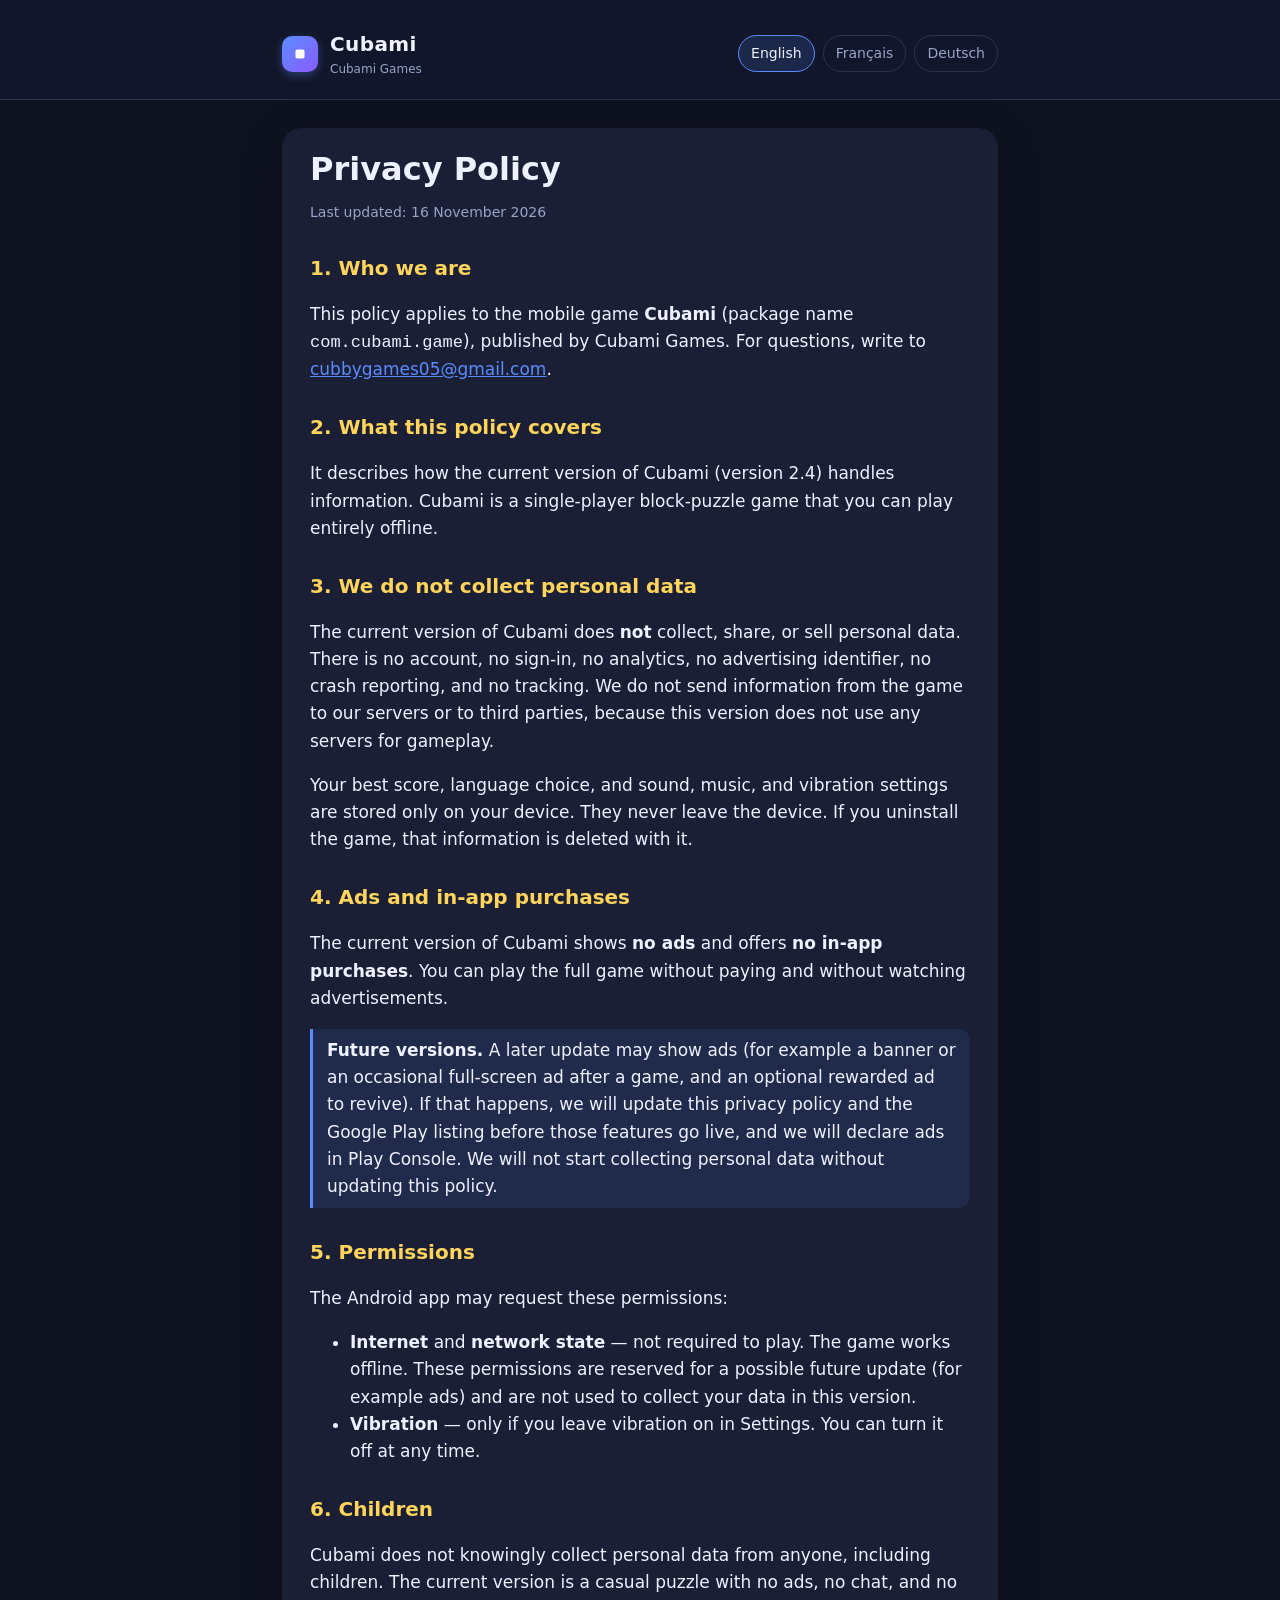
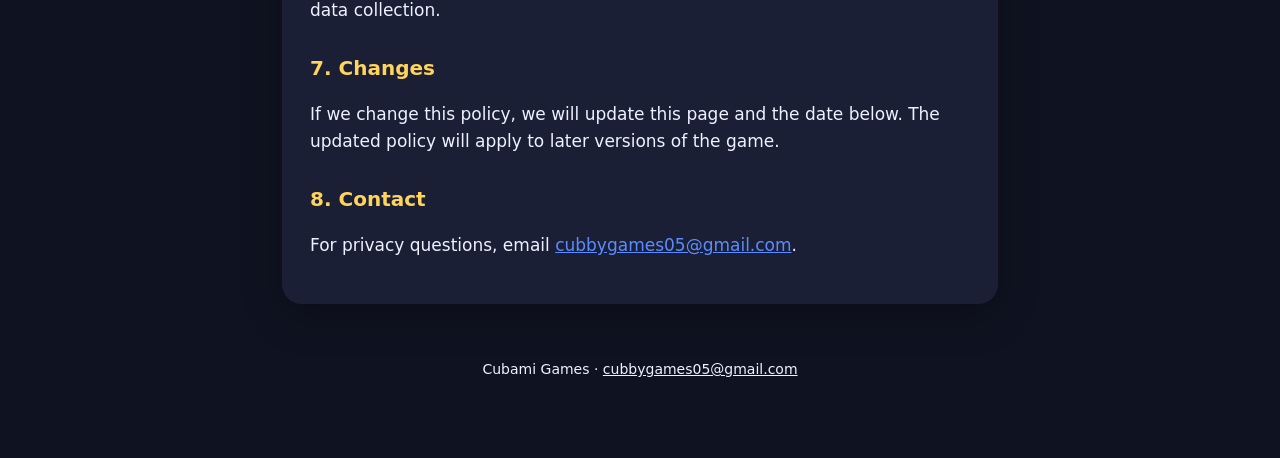
<file: index.html>
<!DOCTYPE html>
<html lang="en">
<head>
  <meta charset="utf-8">
  <meta name="viewport" content="width=device-width, initial-scale=1">
  <title>Privacy Policy — Cubami</title>
  <meta name="description" content="Privacy Policy for Cubami, a cozy block-puzzle game.">
  <link rel="stylesheet" href="styles.css">
  <link rel="icon" href="favicon.png" type="image/png">
</head>
<body>
  <header>
    <div class="wrap">
      <a class="brand" href="index.html">
        <span class="logo" aria-hidden="true"></span>
        <div><strong>Cubami</strong><span>Cubami Games</span></div>
      </a>
      <nav aria-label="Language">
        <a href="index.html" aria-current="true">English</a>
        <a href="fr.html">Français</a>
        <a href="de.html">Deutsch</a>
      </nav>
    </div>
  </header>
  <main class="wrap">
    <section class="lang">
      <h1>Privacy Policy</h1>
      <p class="meta">Last updated: 16 November 2026</p>
      
      <h2>1. Who we are</h2>
      <p>This policy applies to the mobile game <strong>Cubami</strong> (package name <code>com.cubami.game</code>), published by Cubami Games. For questions, write to <a href="mailto:cubbygames05@gmail.com">cubbygames05@gmail.com</a>.</p>

      <h2>2. What this policy covers</h2>
      <p>It describes how the current version of Cubami (version 2.4) handles information. Cubami is a single-player block-puzzle game that you can play entirely offline.</p>

      <h2>3. We do not collect personal data</h2>
      <p>The current version of Cubami does <strong>not</strong> collect, share, or sell personal data. There is no account, no sign-in, no analytics, no advertising identifier, no crash reporting, and no tracking. We do not send information from the game to our servers or to third parties, because this version does not use any servers for gameplay.</p>
      <p>Your best score, language choice, and sound, music, and vibration settings are stored only on your device. They never leave the device. If you uninstall the game, that information is deleted with it.</p>

      <h2>4. Ads and in-app purchases</h2>
      <p>The current version of Cubami shows <strong>no ads</strong> and offers <strong>no in-app purchases</strong>. You can play the full game without paying and without watching advertisements.</p>
      <p class="note"><strong>Future versions.</strong> A later update may show ads (for example a banner or an occasional full-screen ad after a game, and an optional rewarded ad to revive). If that happens, we will update this privacy policy and the Google Play listing before those features go live, and we will declare ads in Play Console. We will not start collecting personal data without updating this policy.</p>

      <h2>5. Permissions</h2>
      <p>The Android app may request these permissions:</p>
      <ul>
        <li><strong>Internet</strong> and <strong>network state</strong> — not required to play. The game works offline. These permissions are reserved for a possible future update (for example ads) and are not used to collect your data in this version.</li>
        <li><strong>Vibration</strong> — only if you leave vibration on in Settings. You can turn it off at any time.</li>
      </ul>

      <h2>6. Children</h2>
      <p>Cubami does not knowingly collect personal data from anyone, including children. The current version is a casual puzzle with no ads, no chat, and no data collection.</p>

      <h2>7. Changes</h2>
      <p>If we change this policy, we will update this page and the date below. The updated policy will apply to later versions of the game.</p>

      <h2>8. Contact</h2>
      <p>For privacy questions, email <a href="mailto:cubbygames05@gmail.com">cubbygames05@gmail.com</a>.</p>
    
    </section>
    <footer>
      <p>Cubami Games · <a href="mailto:cubbygames05@gmail.com">cubbygames05@gmail.com</a></p>
    </footer>
  </main>
</body>
</html>
</file>
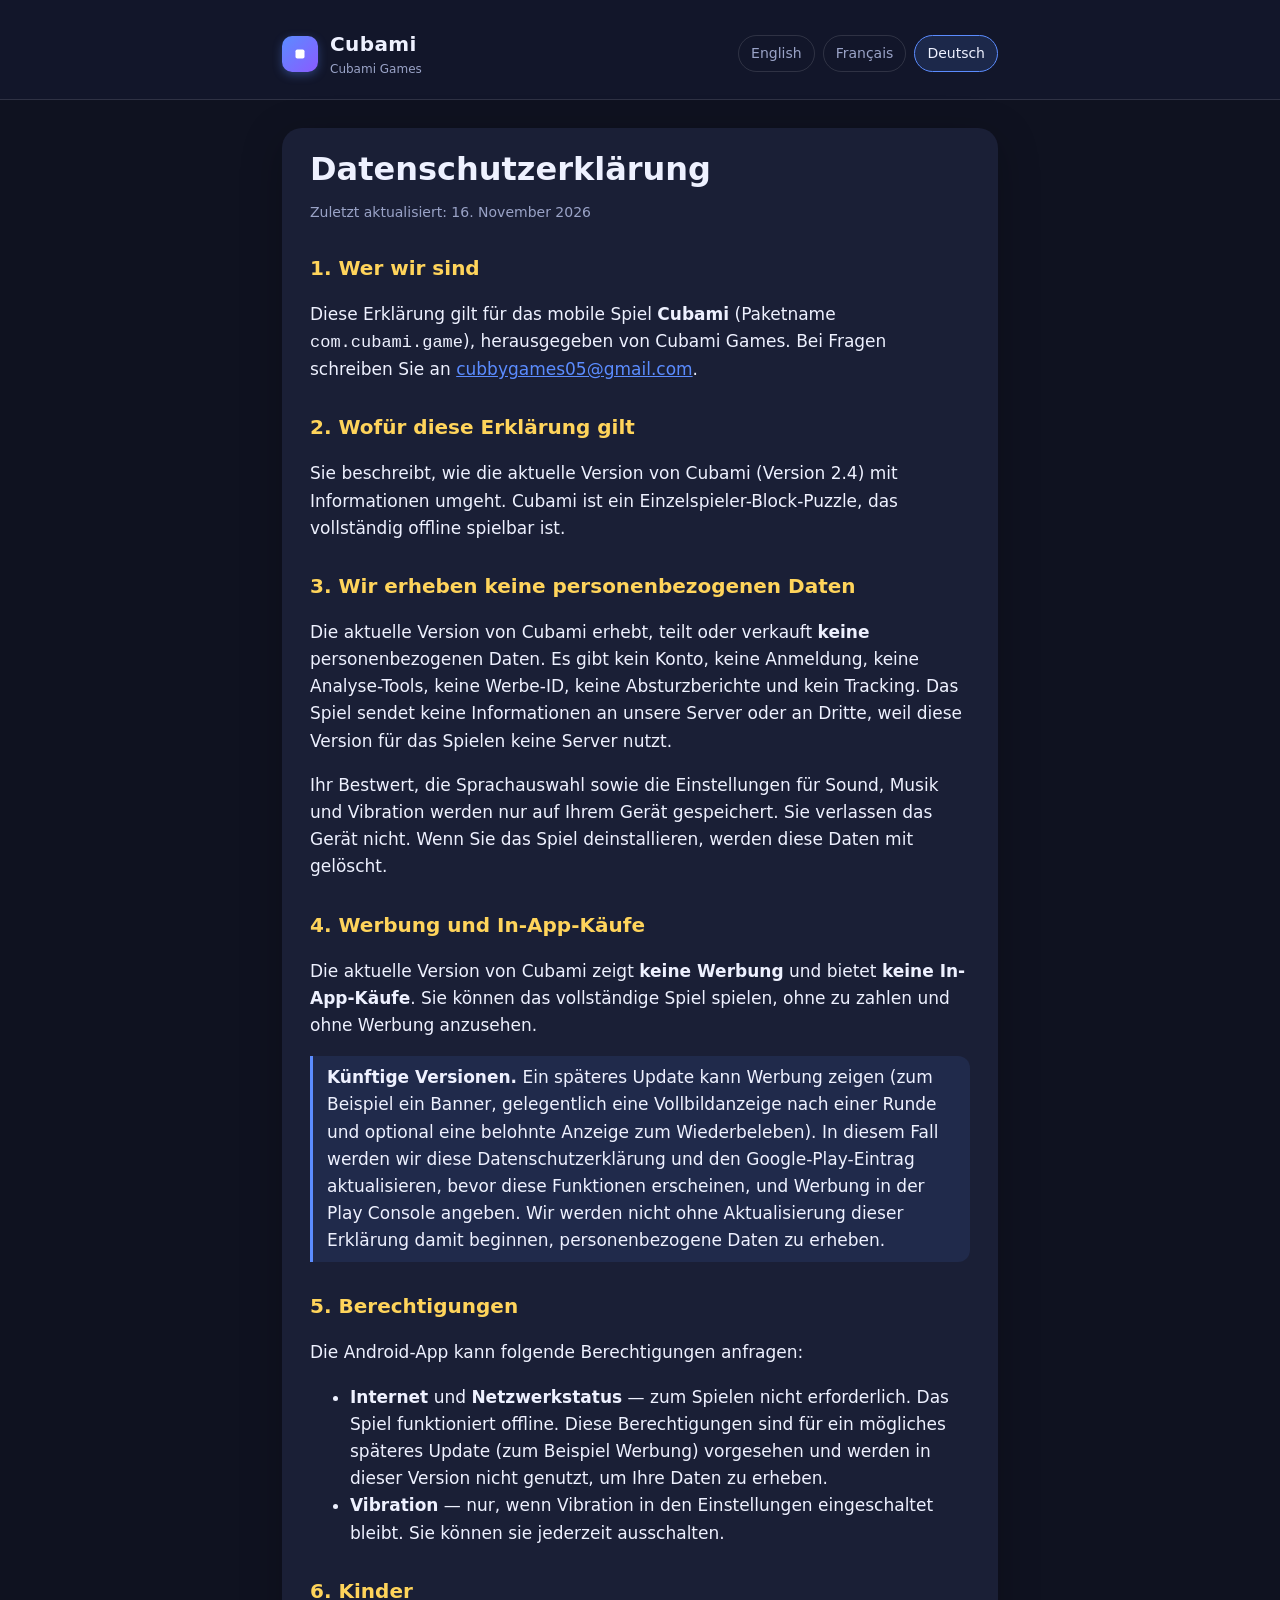
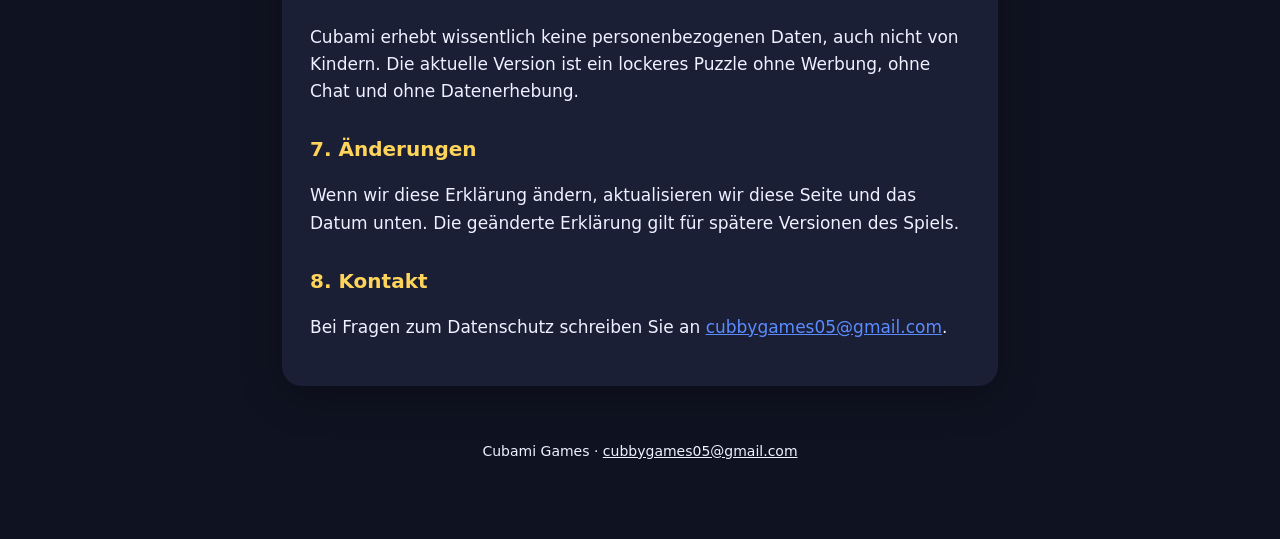
<file: de.html>
<!DOCTYPE html>
<html lang="de">
<head>
  <meta charset="utf-8">
  <meta name="viewport" content="width=device-width, initial-scale=1">
  <title>Datenschutzerklärung — Cubami</title>
  <meta name="description" content="Datenschutzerklärung for Cubami, a cozy block-puzzle game.">
  <link rel="stylesheet" href="styles.css">
  <link rel="icon" href="favicon.png" type="image/png">
</head>
<body>
  <header>
    <div class="wrap">
      <a class="brand" href="index.html">
        <span class="logo" aria-hidden="true"></span>
        <div><strong>Cubami</strong><span>Cubami Games</span></div>
      </a>
      <nav aria-label="Language">
        <a href="index.html">English</a>
        <a href="fr.html">Français</a>
        <a href="de.html" aria-current="true">Deutsch</a>
      </nav>
    </div>
  </header>
  <main class="wrap">
    <section class="lang">
      <h1>Datenschutzerklärung</h1>
      <p class="meta">Zuletzt aktualisiert: 16. November 2026</p>
      
      <h2>1. Wer wir sind</h2>
      <p>Diese Erklärung gilt für das mobile Spiel <strong>Cubami</strong> (Paketname <code>com.cubami.game</code>), herausgegeben von Cubami Games. Bei Fragen schreiben Sie an <a href="mailto:cubbygames05@gmail.com">cubbygames05@gmail.com</a>.</p>

      <h2>2. Wofür diese Erklärung gilt</h2>
      <p>Sie beschreibt, wie die aktuelle Version von Cubami (Version 2.4) mit Informationen umgeht. Cubami ist ein Einzelspieler-Block-Puzzle, das vollständig offline spielbar ist.</p>

      <h2>3. Wir erheben keine personenbezogenen Daten</h2>
      <p>Die aktuelle Version von Cubami erhebt, teilt oder verkauft <strong>keine</strong> personenbezogenen Daten. Es gibt kein Konto, keine Anmeldung, keine Analyse-Tools, keine Werbe-ID, keine Absturzberichte und kein Tracking. Das Spiel sendet keine Informationen an unsere Server oder an Dritte, weil diese Version für das Spielen keine Server nutzt.</p>
      <p>Ihr Bestwert, die Sprachauswahl sowie die Einstellungen für Sound, Musik und Vibration werden nur auf Ihrem Gerät gespeichert. Sie verlassen das Gerät nicht. Wenn Sie das Spiel deinstallieren, werden diese Daten mit gelöscht.</p>

      <h2>4. Werbung und In-App-Käufe</h2>
      <p>Die aktuelle Version von Cubami zeigt <strong>keine Werbung</strong> und bietet <strong>keine In-App-Käufe</strong>. Sie können das vollständige Spiel spielen, ohne zu zahlen und ohne Werbung anzusehen.</p>
      <p class="note"><strong>Künftige Versionen.</strong> Ein späteres Update kann Werbung zeigen (zum Beispiel ein Banner, gelegentlich eine Vollbildanzeige nach einer Runde und optional eine belohnte Anzeige zum Wiederbeleben). In diesem Fall werden wir diese Datenschutzerklärung und den Google-Play-Eintrag aktualisieren, bevor diese Funktionen erscheinen, und Werbung in der Play Console angeben. Wir werden nicht ohne Aktualisierung dieser Erklärung damit beginnen, personenbezogene Daten zu erheben.</p>

      <h2>5. Berechtigungen</h2>
      <p>Die Android-App kann folgende Berechtigungen anfragen:</p>
      <ul>
        <li><strong>Internet</strong> und <strong>Netzwerkstatus</strong> — zum Spielen nicht erforderlich. Das Spiel funktioniert offline. Diese Berechtigungen sind für ein mögliches späteres Update (zum Beispiel Werbung) vorgesehen und werden in dieser Version nicht genutzt, um Ihre Daten zu erheben.</li>
        <li><strong>Vibration</strong> — nur, wenn Vibration in den Einstellungen eingeschaltet bleibt. Sie können sie jederzeit ausschalten.</li>
      </ul>

      <h2>6. Kinder</h2>
      <p>Cubami erhebt wissentlich keine personenbezogenen Daten, auch nicht von Kindern. Die aktuelle Version ist ein lockeres Puzzle ohne Werbung, ohne Chat und ohne Datenerhebung.</p>

      <h2>7. Änderungen</h2>
      <p>Wenn wir diese Erklärung ändern, aktualisieren wir diese Seite und das Datum unten. Die geänderte Erklärung gilt für spätere Versionen des Spiels.</p>

      <h2>8. Kontakt</h2>
      <p>Bei Fragen zum Datenschutz schreiben Sie an <a href="mailto:cubbygames05@gmail.com">cubbygames05@gmail.com</a>.</p>
    
    </section>
    <footer>
      <p>Cubami Games · <a href="mailto:cubbygames05@gmail.com">cubbygames05@gmail.com</a></p>
    </footer>
  </main>
</body>
</html>
</file>
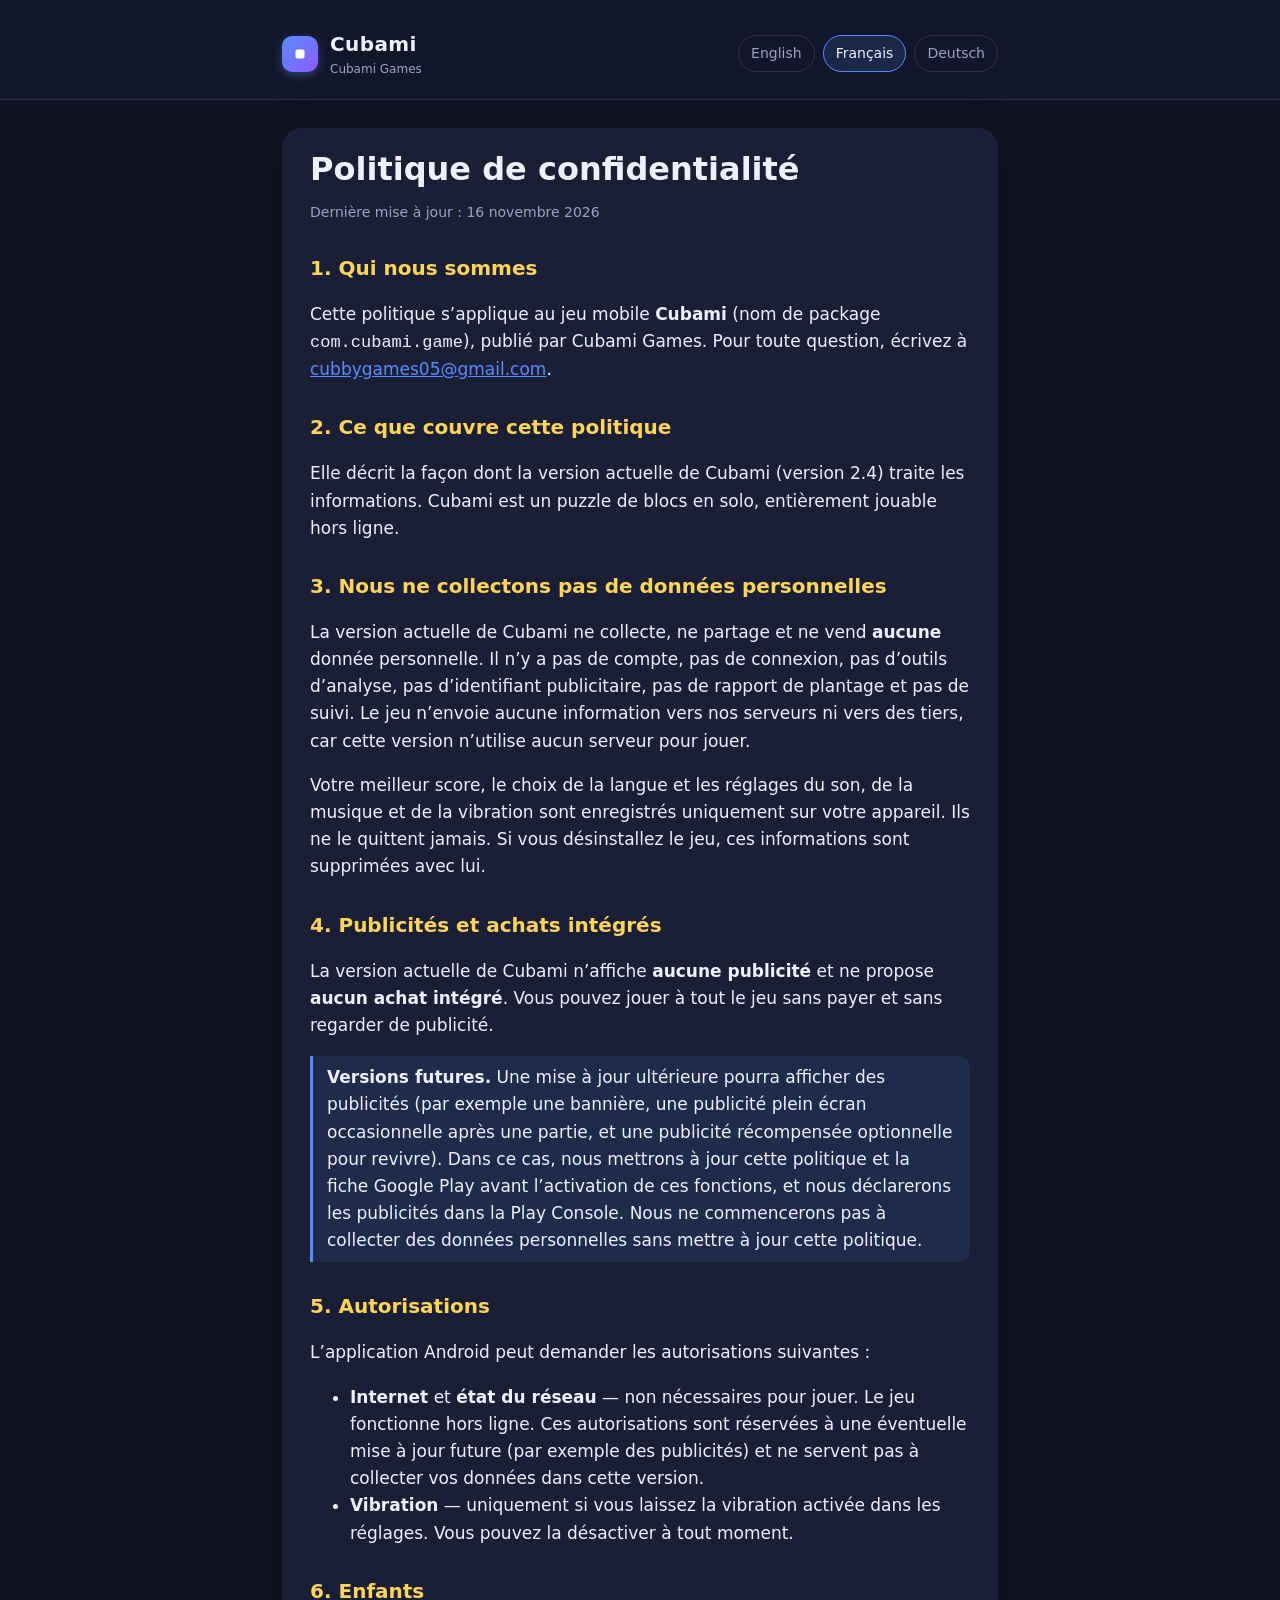
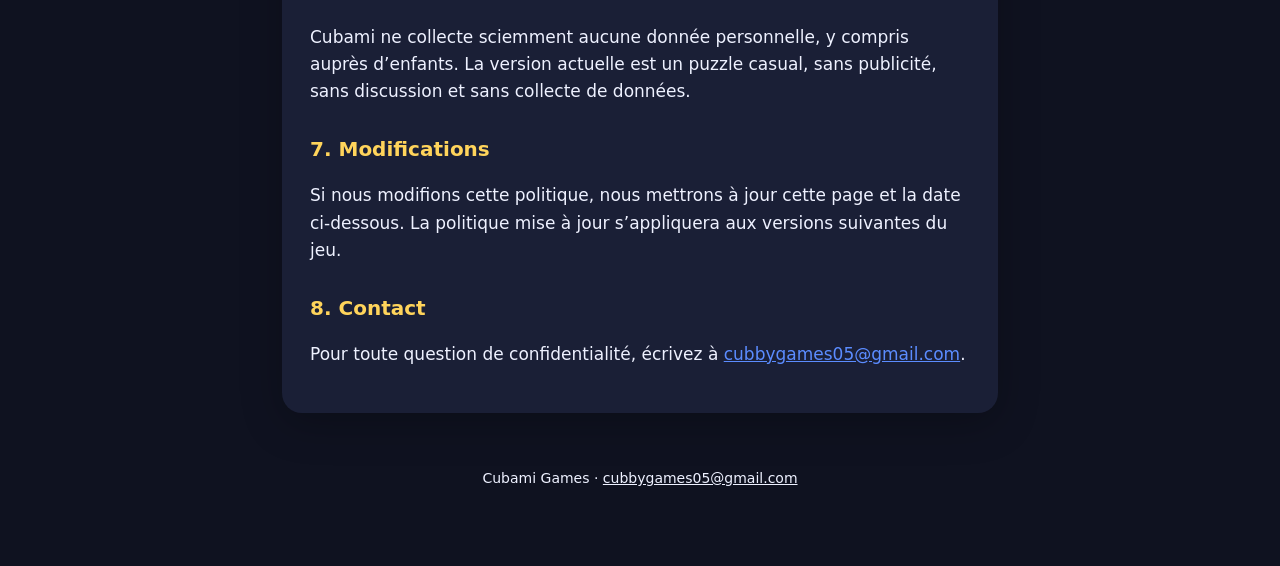
<file: fr.html>
<!DOCTYPE html>
<html lang="fr">
<head>
  <meta charset="utf-8">
  <meta name="viewport" content="width=device-width, initial-scale=1">
  <title>Politique de confidentialité — Cubami</title>
  <meta name="description" content="Politique de confidentialité for Cubami, a cozy block-puzzle game.">
  <link rel="stylesheet" href="styles.css">
  <link rel="icon" href="favicon.png" type="image/png">
</head>
<body>
  <header>
    <div class="wrap">
      <a class="brand" href="index.html">
        <span class="logo" aria-hidden="true"></span>
        <div><strong>Cubami</strong><span>Cubami Games</span></div>
      </a>
      <nav aria-label="Language">
        <a href="index.html">English</a>
        <a href="fr.html" aria-current="true">Français</a>
        <a href="de.html">Deutsch</a>
      </nav>
    </div>
  </header>
  <main class="wrap">
    <section class="lang">
      <h1>Politique de confidentialité</h1>
      <p class="meta">Dernière mise à jour : 16 novembre 2026</p>
      
      <h2>1. Qui nous sommes</h2>
      <p>Cette politique s’applique au jeu mobile <strong>Cubami</strong> (nom de package <code>com.cubami.game</code>), publié par Cubami Games. Pour toute question, écrivez à <a href="mailto:cubbygames05@gmail.com">cubbygames05@gmail.com</a>.</p>

      <h2>2. Ce que couvre cette politique</h2>
      <p>Elle décrit la façon dont la version actuelle de Cubami (version 2.4) traite les informations. Cubami est un puzzle de blocs en solo, entièrement jouable hors ligne.</p>

      <h2>3. Nous ne collectons pas de données personnelles</h2>
      <p>La version actuelle de Cubami ne collecte, ne partage et ne vend <strong>aucune</strong> donnée personnelle. Il n’y a pas de compte, pas de connexion, pas d’outils d’analyse, pas d’identifiant publicitaire, pas de rapport de plantage et pas de suivi. Le jeu n’envoie aucune information vers nos serveurs ni vers des tiers, car cette version n’utilise aucun serveur pour jouer.</p>
      <p>Votre meilleur score, le choix de la langue et les réglages du son, de la musique et de la vibration sont enregistrés uniquement sur votre appareil. Ils ne le quittent jamais. Si vous désinstallez le jeu, ces informations sont supprimées avec lui.</p>

      <h2>4. Publicités et achats intégrés</h2>
      <p>La version actuelle de Cubami n’affiche <strong>aucune publicité</strong> et ne propose <strong>aucun achat intégré</strong>. Vous pouvez jouer à tout le jeu sans payer et sans regarder de publicité.</p>
      <p class="note"><strong>Versions futures.</strong> Une mise à jour ultérieure pourra afficher des publicités (par exemple une bannière, une publicité plein écran occasionnelle après une partie, et une publicité récompensée optionnelle pour revivre). Dans ce cas, nous mettrons à jour cette politique et la fiche Google Play avant l’activation de ces fonctions, et nous déclarerons les publicités dans la Play Console. Nous ne commencerons pas à collecter des données personnelles sans mettre à jour cette politique.</p>

      <h2>5. Autorisations</h2>
      <p>L’application Android peut demander les autorisations suivantes&nbsp;:</p>
      <ul>
        <li><strong>Internet</strong> et <strong>état du réseau</strong> — non nécessaires pour jouer. Le jeu fonctionne hors ligne. Ces autorisations sont réservées à une éventuelle mise à jour future (par exemple des publicités) et ne servent pas à collecter vos données dans cette version.</li>
        <li><strong>Vibration</strong> — uniquement si vous laissez la vibration activée dans les réglages. Vous pouvez la désactiver à tout moment.</li>
      </ul>

      <h2>6. Enfants</h2>
      <p>Cubami ne collecte sciemment aucune donnée personnelle, y compris auprès d’enfants. La version actuelle est un puzzle casual, sans publicité, sans discussion et sans collecte de données.</p>

      <h2>7. Modifications</h2>
      <p>Si nous modifions cette politique, nous mettrons à jour cette page et la date ci-dessous. La politique mise à jour s’appliquera aux versions suivantes du jeu.</p>

      <h2>8. Contact</h2>
      <p>Pour toute question de confidentialité, écrivez à <a href="mailto:cubbygames05@gmail.com">cubbygames05@gmail.com</a>.</p>
    
    </section>
    <footer>
      <p>Cubami Games · <a href="mailto:cubbygames05@gmail.com">cubbygames05@gmail.com</a></p>
    </footer>
  </main>
</body>
</html>
</file>
<file: styles.css>
/* Cubami privacy policy — static, no external deps */
:root {
  --bg: #0f1220;
  --panel: #1a1f36;
  --text: #eef1ff;
  --muted: #9aa3c7;
  --accent: #5b8cff;
  --gold: #ffd45b;
  --line: rgba(255,255,255,.12);
}
* { box-sizing: border-box; }
html { scroll-behavior: smooth; }
body {
  margin: 0;
  font: 17px/1.6 system-ui, -apple-system, "Segoe UI", Roboto, Ubuntu, sans-serif;
  background: var(--bg);
  color: var(--text);
}
header {
  border-bottom: 1px solid var(--line);
  background: #12162a;
}
.wrap { max-width: 760px; margin: 0 auto; padding: 28px 22px 64px; }
header .wrap { display: flex; flex-wrap: wrap; align-items: center; gap: 12px 24px; padding-bottom: 20px; }
.brand { display: flex; align-items: center; gap: 12px; text-decoration: none; color: inherit; }
.logo {
  width: 36px; height: 36px; border-radius: 10px;
  background: linear-gradient(135deg, #5b8cff, #8a5bff);
  box-shadow: 0 3px 10px rgba(91,140,255,.35);
  position: relative;
}
.logo::after {
  content: "";
  position: absolute; inset: 8px;
  border-radius: 4px;
  background: #fff;
  box-shadow: 0 140% 0 #fff, 140% 0 0 #fff;
  transform: scale(.45);
}
.brand strong { font-size: 20px; letter-spacing: .02em; }
.brand span { display: block; color: var(--muted); font-size: 12px; font-weight: 500; }
nav { margin-left: auto; display: flex; gap: 8px; flex-wrap: wrap; }
nav a {
  color: var(--muted);
  text-decoration: none;
  padding: 6px 12px;
  border-radius: 999px;
  border: 1px solid var(--line);
  font-size: 14px;
}
nav a:hover, nav a[aria-current="true"] { color: var(--text); border-color: var(--accent); background: rgba(91,140,255,.15); }
h1 { font-size: 32px; margin: 8px 0 6px; }
.meta { color: var(--muted); font-size: 14px; margin: 0 0 28px; }
h2 { font-size: 20px; margin: 28px 0 8px; color: var(--gold); }
section.lang {
  background: var(--panel);
  border-radius: 20px;
  padding: 8px 28px 28px;
  margin: 0 0 28px;
  box-shadow: 0 10px 40px rgba(0,0,0,.25);
}
p, li { color: var(--text); }
a { color: var(--accent); }
.note {
  border-left: 3px solid var(--accent);
  padding: 8px 14px;
  background: rgba(91,140,255,.1);
  border-radius: 0 12px 12px 0;
}
footer { color: var(--muted); font-size: 14px; text-align: center; padding: 12px 0 0; }
footer a { color: inherit; }
</file>
